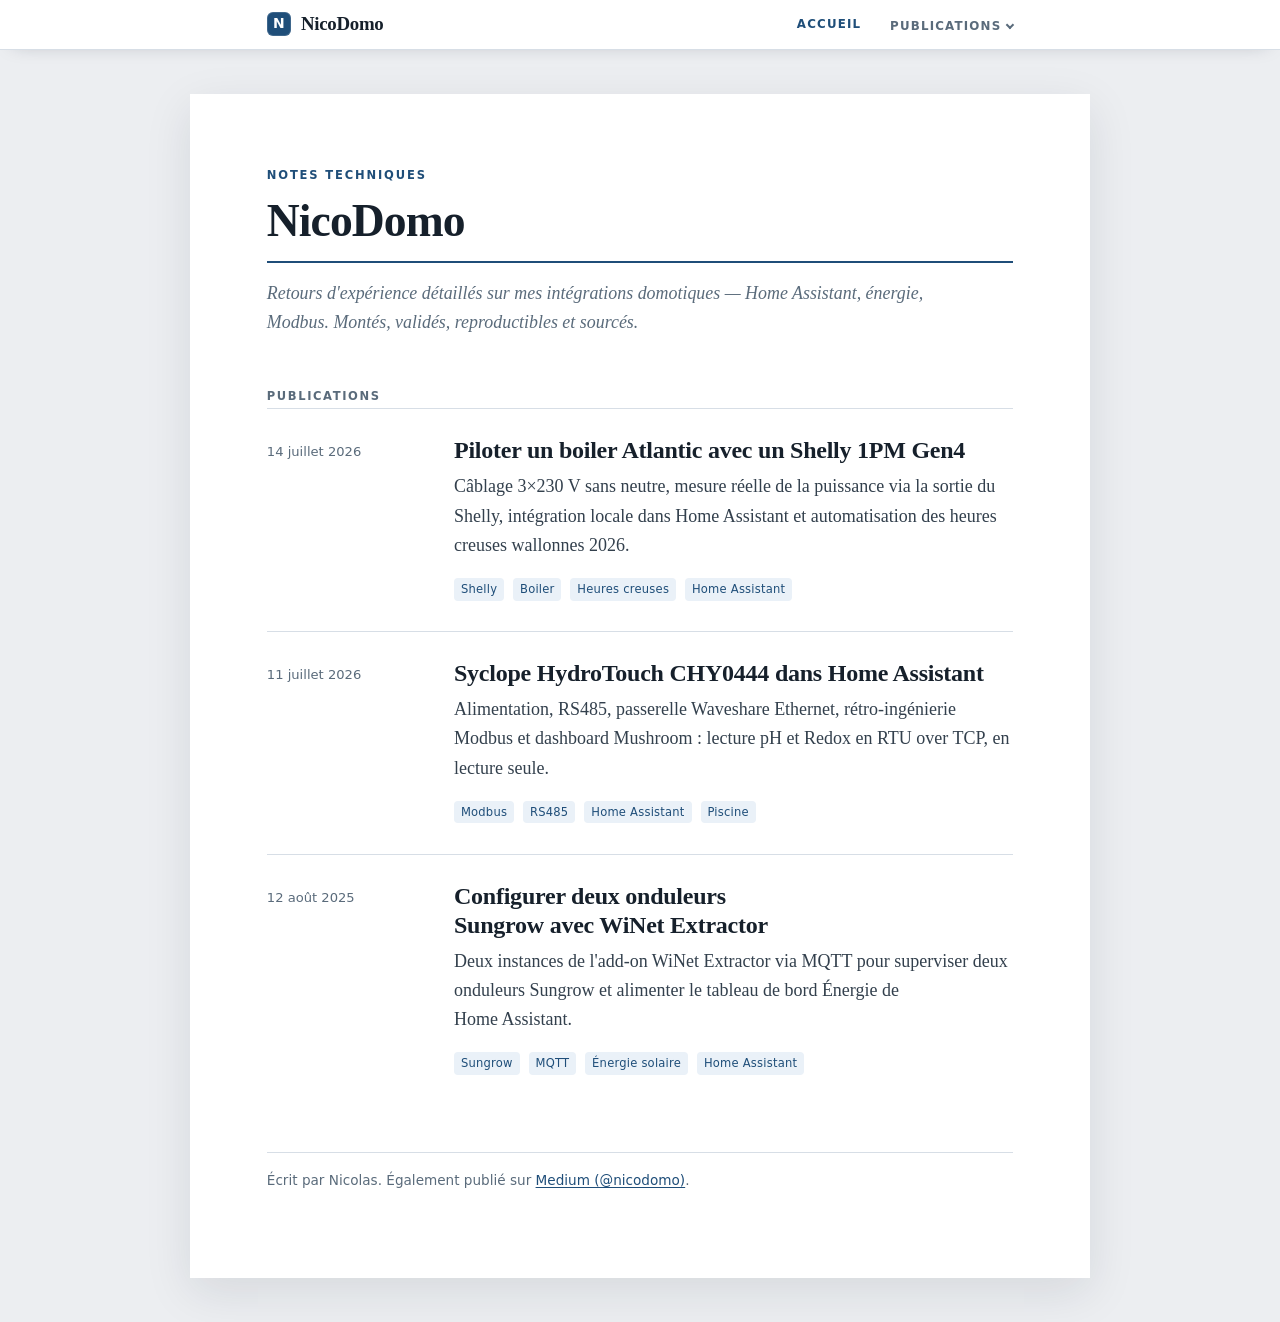
<file: index.html>
<!DOCTYPE html>
<html lang="fr">
<head>
  <meta charset="utf-8" />
  <meta name="viewport" content="width=device-width, initial-scale=1.0" />
  <title>NicoDomo — Notes techniques d'intégration domotique</title>
  <meta name="description" content="Retours d'expérience détaillés sur des intégrations domotiques Home Assistant : Modbus, énergie solaire, capteurs. Reproductibles et sourcés." />
  <link rel="stylesheet" href="/assets/site.css?v=2" />
  <script src="/assets/nav.js?v=2" defer></script>
  <style>
    .eyebrow{
      font-family:var(--sans);
      text-transform:uppercase;
      letter-spacing:.16em;
      font-size:.72rem;
      font-weight:600;
      color:var(--accent);
      margin:0 0 1em;
    }
    .register{ margin-top:2.8em; }
    .register-label{
      font-family:var(--sans);
      text-transform:uppercase;
      letter-spacing:.14em;
      font-size:.72rem;
      font-weight:600;
      color:var(--mut);
      margin:0 0 .2em;
    }
    .entry{
      display:grid;
      grid-template-columns:9.5rem 1fr;
      gap:0 2.2rem;
      padding:1.7rem 0;
      border-top:1px solid var(--line);
    }
    .entry-date{
      font-family:var(--sans);
      font-size:.82rem;
      color:var(--mut);
      font-variant-numeric:tabular-nums;
      padding-top:.35em;
    }
    .entry-title{
      margin:0 0 .3em;
      font-size:1.5rem;
      font-weight:650;
      line-height:1.2;
      letter-spacing:-.01em;
      text-wrap:balance;
    }
    .entry-title a{ color:var(--ink); text-decoration:none; }
    .entry-title a:hover{ color:var(--accent); text-decoration:underline; text-decoration-thickness:1px; }
    .entry-desc{ margin:.2em 0 .8em; color:#33404d; }
    .tags{ list-style:none; margin:0; padding:0; display:flex; flex-wrap:wrap; gap:.4em .5em; }
    .tags li{
      font-family:var(--sans);
      font-size:.72rem;
      letter-spacing:.02em;
      color:var(--accent);
      background:var(--accent-soft);
      padding:.18em .6em;
      border-radius:4px;
    }
    .site-footer{
      margin-top:3.4em;
      padding-top:1.2em;
      border-top:1px solid var(--line);
      font-family:var(--sans);
      font-size:.85rem;
      color:var(--mut);
    }
    .site-footer a{ text-decoration-thickness:.6px; }
    @media (max-width:560px){
      .entry{ grid-template-columns:1fr; gap:.4rem 0; }
      .entry-date{ padding-top:0; }
      .entry-title{ font-size:1.3rem; }
    }
  </style>
</head>
<body>
<nav class="site-nav" aria-label="Navigation principale">
<div class="nav-inner">
<a class="brand" href="/">NicoDomo</a>
<div class="nav-menu">
<a class="nav-link" href="/" aria-current="page">Accueil</a>
<details class="nav-dd">
<summary>Publications <i class="chev" aria-hidden="true"></i></summary>
<div class="nav-dd-panel" role="menu">
<a class="dd-item" role="menuitem" href="/shelly-boiler">
<span class="dd-title">Boiler Atlantic piloté par Shelly 1PM Gen4</span>
<span class="dd-meta">14 juillet 2026 · Shelly / heures creuses</span>
</a>
<a class="dd-item" role="menuitem" href="/syclope-hydrotouch">
<span class="dd-title">Syclope HydroTouch dans Home Assistant</span>
<span class="dd-meta">11 juillet 2026 · Modbus / RS485</span>
</a>
<a class="dd-item" role="menuitem" href="/winet-extractor">
<span class="dd-title">Deux onduleurs Sungrow · WiNet Extractor</span>
<span class="dd-meta">12 août 2025 · MQTT / solaire</span>
</a>
<a class="dd-all" href="/">Toutes les publications →</a>
</div>
</details>
</div>
</div>
</nav>
<main>
<header id="title-block-header">
<p class="eyebrow">Notes techniques</p>
<h1 class="title">NicoDomo</h1>
<p class="subtitle">Retours d'expérience détaillés sur mes intégrations domotiques — Home Assistant, énergie, Modbus. Montés, validés, reproductibles et sourcés.</p>
</header>

<section class="register" aria-label="Publications">
<p class="register-label">Publications</p>

<article class="entry">
<div class="entry-date"><time datetime="2026-07-14">14 juillet 2026</time></div>
<div class="entry-body">
<h2 class="entry-title"><a href="/shelly-boiler">Piloter un boiler Atlantic avec un Shelly 1PM Gen4</a></h2>
<p class="entry-desc">Câblage 3×230 V sans neutre, mesure réelle de la puissance via la sortie du Shelly, intégration locale dans Home&nbsp;Assistant et automatisation des heures creuses wallonnes 2026.</p>
<ul class="tags"><li>Shelly</li><li>Boiler</li><li>Heures creuses</li><li>Home Assistant</li></ul>
</div>
</article>

<article class="entry">
<div class="entry-date"><time datetime="2026-07-11">11 juillet 2026</time></div>
<div class="entry-body">
<h2 class="entry-title"><a href="/syclope-hydrotouch">Syclope HydroTouch CHY0444 dans Home Assistant</a></h2>
<p class="entry-desc">Alimentation, RS485, passerelle Waveshare Ethernet, rétro-ingénierie Modbus et dashboard Mushroom&nbsp;: lecture pH et Redox en RTU over TCP, en lecture seule.</p>
<ul class="tags"><li>Modbus</li><li>RS485</li><li>Home Assistant</li><li>Piscine</li></ul>
</div>
</article>

<article class="entry">
<div class="entry-date"><time datetime="2025-08-12">12 août 2025</time></div>
<div class="entry-body">
<h2 class="entry-title"><a href="/winet-extractor">Configurer deux onduleurs Sungrow avec WiNet Extractor</a></h2>
<p class="entry-desc">Deux instances de l'add-on WiNet Extractor via MQTT pour superviser deux onduleurs Sungrow et alimenter le tableau de bord Énergie de Home&nbsp;Assistant.</p>
<ul class="tags"><li>Sungrow</li><li>MQTT</li><li>Énergie solaire</li><li>Home Assistant</li></ul>
</div>
</article>

</section>

<footer class="site-footer">
<p>Écrit par Nicolas. Également publié sur <a href="https://medium.com/@nicodomo">Medium (@nicodomo)</a>.</p>
</footer>
</main>
</body>
</html>
</file>
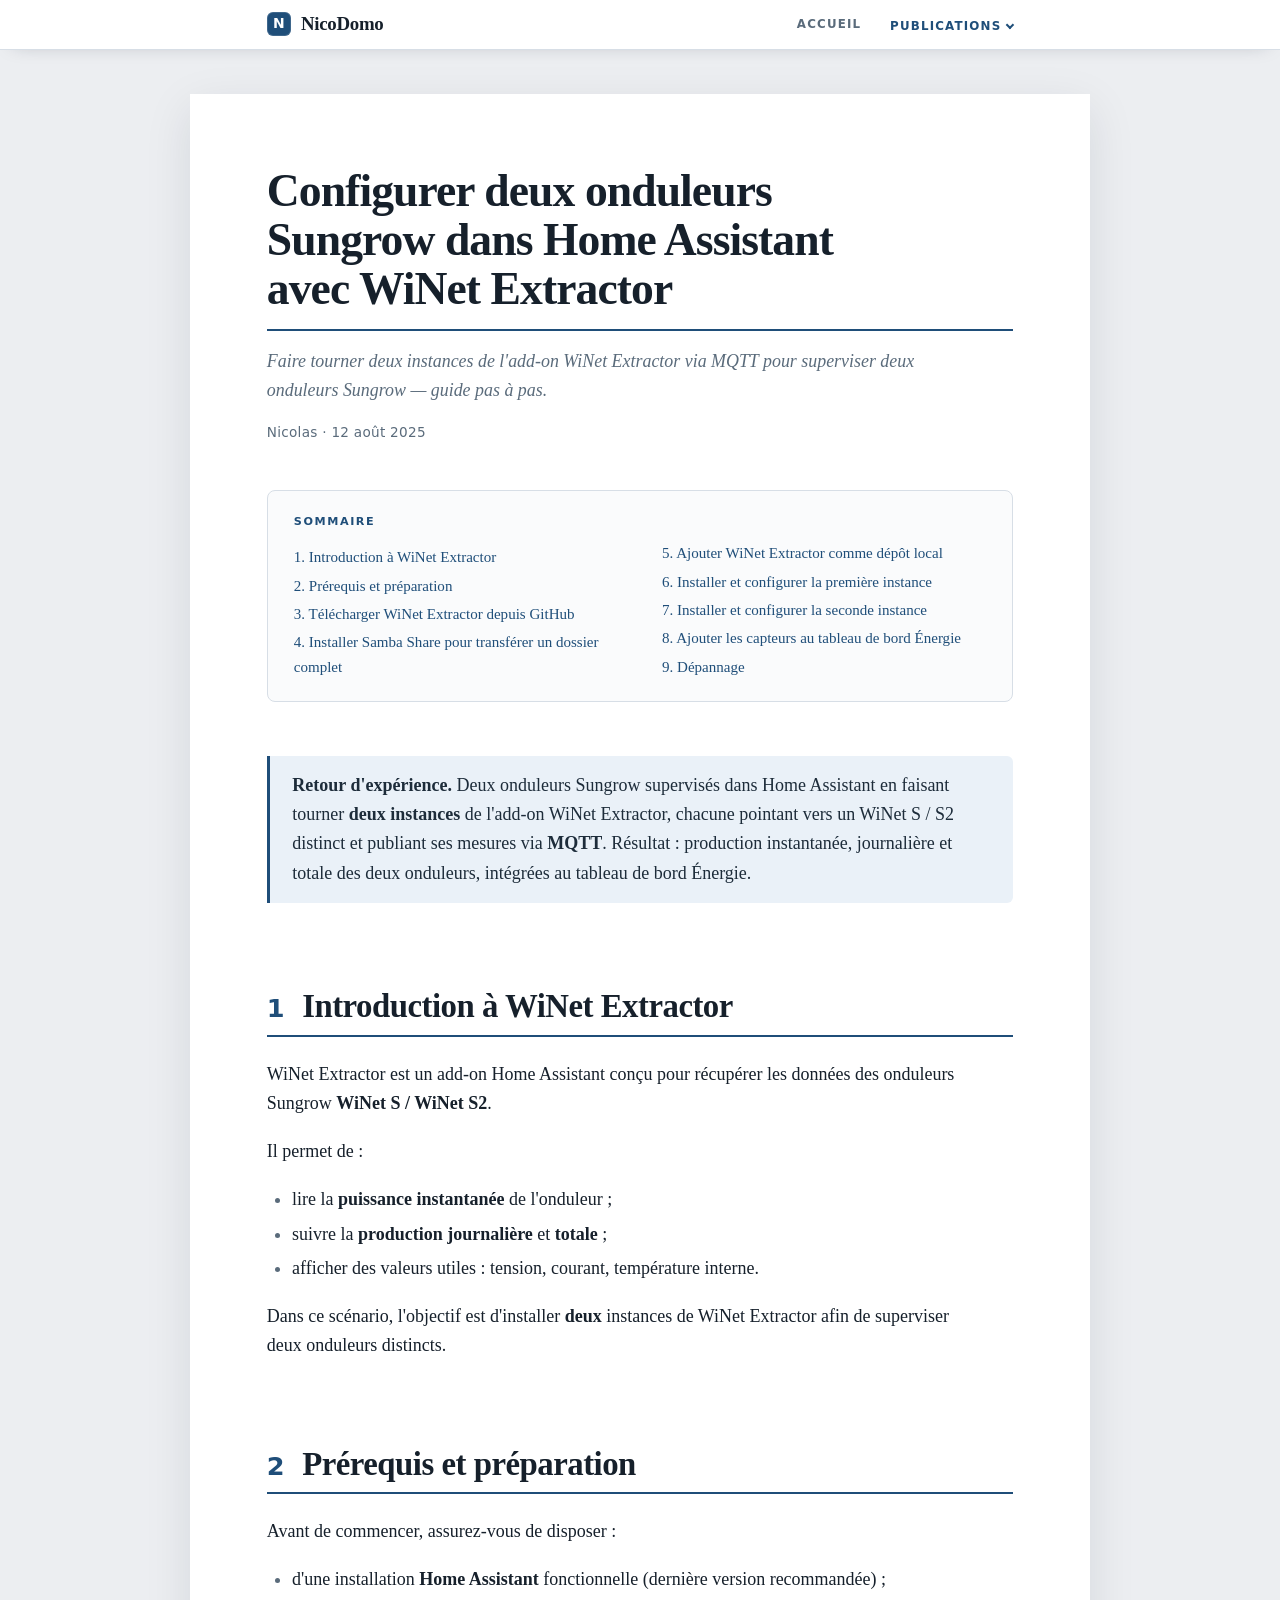
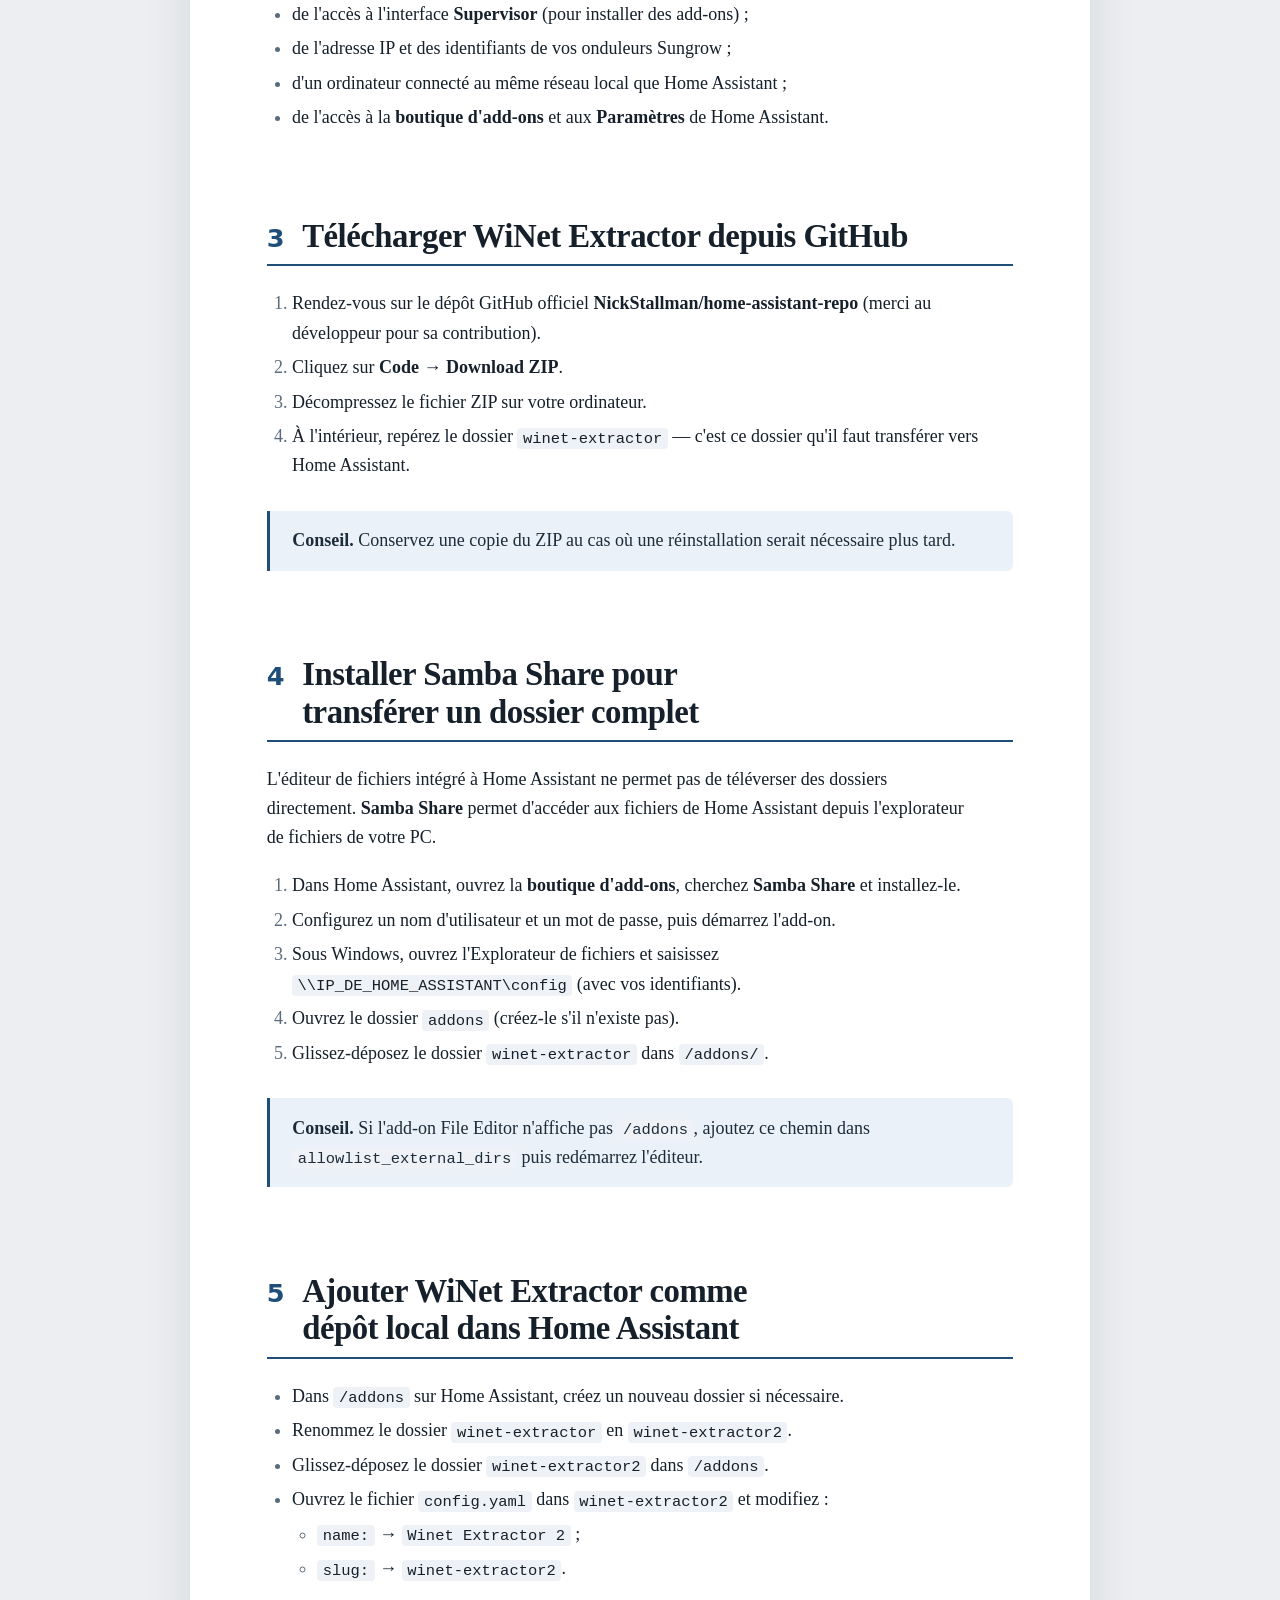
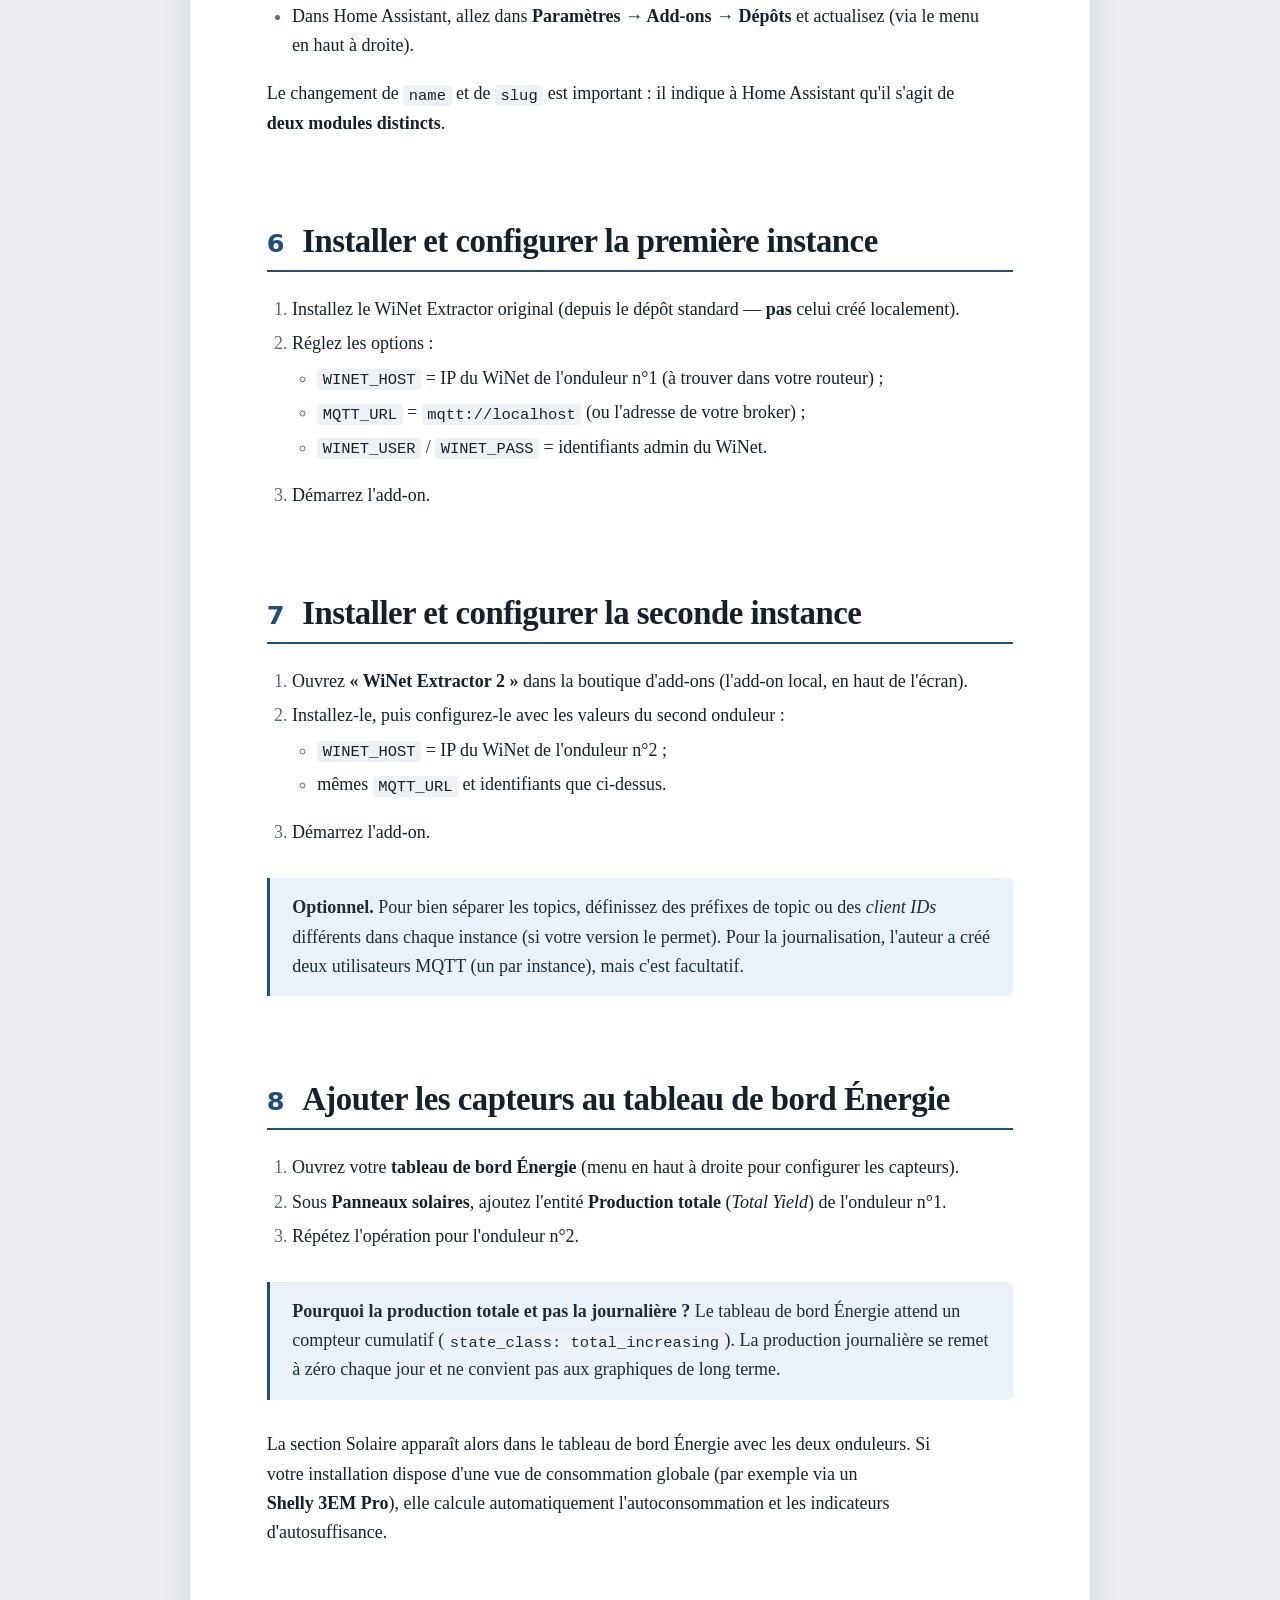
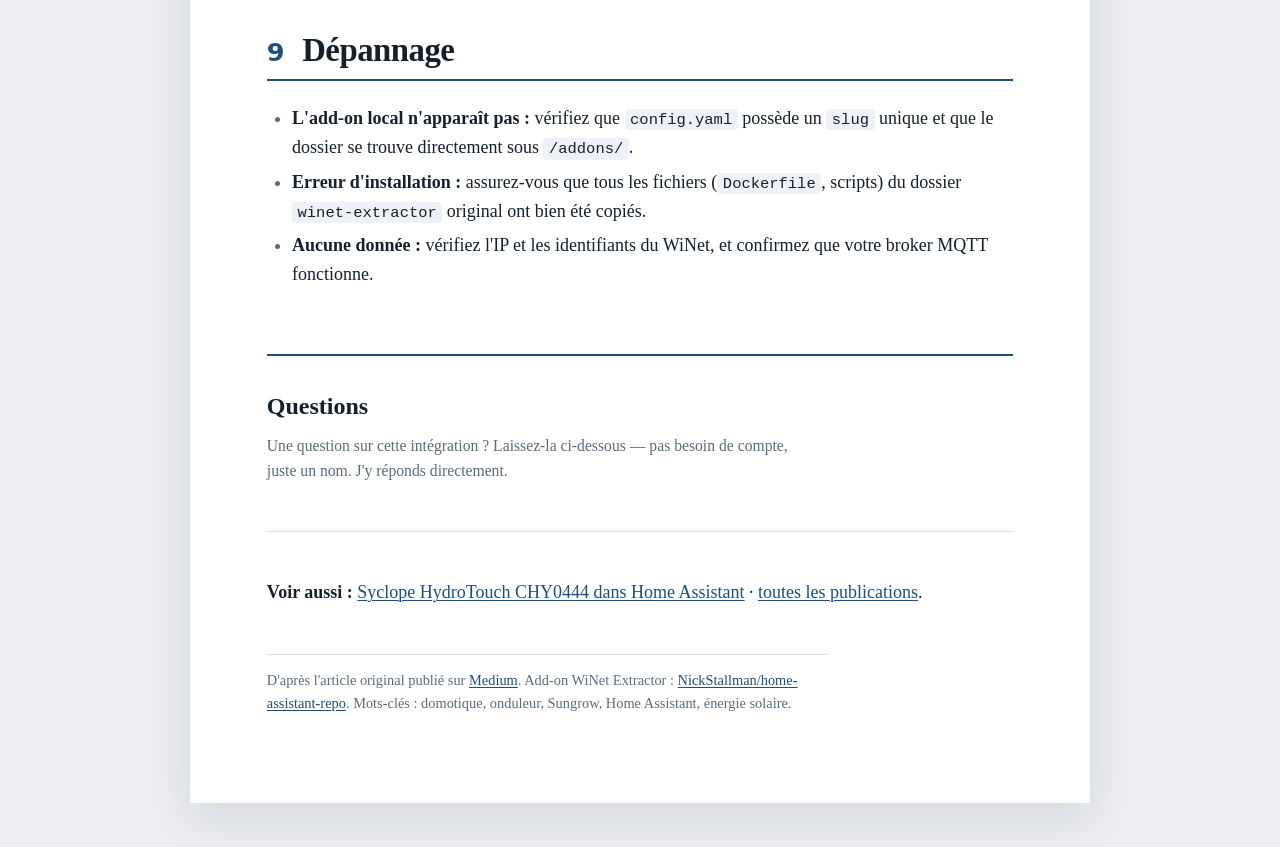
<file: winet-extractor/index.html>
<!DOCTYPE html>
<html lang="fr">
<head>
  <meta charset="utf-8" />
  <meta name="viewport" content="width=device-width, initial-scale=1.0" />
  <title>Configurer deux onduleurs Sungrow dans Home Assistant avec WiNet Extractor</title>
  <meta name="description" content="Guide pas à pas : faire tourner deux instances de l'add-on WiNet Extractor via MQTT pour superviser deux onduleurs Sungrow dans Home Assistant." />
  <link rel="stylesheet" href="/assets/site.css?v=2" />
  <script src="/assets/enhance.js?v=2" defer></script>
  <script src="/assets/nav.js?v=2" defer></script>
</head>
<body>
<nav class="site-nav" aria-label="Navigation principale">
<div class="nav-inner">
<a class="brand" href="/">NicoDomo</a>
<div class="nav-menu">
<a class="nav-link" href="/">Accueil</a>
<details class="nav-dd" data-active>
<summary>Publications <i class="chev" aria-hidden="true"></i></summary>
<div class="nav-dd-panel" role="menu">
<a class="dd-item" role="menuitem" href="/shelly-boiler">
<span class="dd-title">Boiler Atlantic piloté par Shelly 1PM Gen4</span>
<span class="dd-meta">14 juillet 2026 · Shelly / heures creuses</span>
</a>
<a class="dd-item" role="menuitem" href="/syclope-hydrotouch">
<span class="dd-title">Syclope HydroTouch dans Home Assistant</span>
<span class="dd-meta">11 juillet 2026 · Modbus / RS485</span>
</a>
<a class="dd-item" role="menuitem" href="/winet-extractor" aria-current="page">
<span class="dd-title">Deux onduleurs Sungrow · WiNet Extractor</span>
<span class="dd-meta">12 août 2025 · MQTT / solaire</span>
</a>
<a class="dd-all" href="/">Toutes les publications →</a>
</div>
</details>
</div>
</div>
</nav>
<main>
<header id="title-block-header">
<h1 class="title">Configurer deux onduleurs Sungrow dans Home Assistant avec WiNet Extractor</h1>
<p class="subtitle">Faire tourner deux instances de l'add-on WiNet Extractor via MQTT pour superviser deux onduleurs Sungrow — guide pas à pas.</p>
<p class="date">Nicolas · 12 août 2025</p>
</header>

<nav id="TOC" role="doc-toc">
<ul>
<li><a href="#introduction">1. Introduction à WiNet Extractor</a></li>
<li><a href="#prerequis">2. Prérequis et préparation</a></li>
<li><a href="#telecharger">3. Télécharger WiNet Extractor depuis GitHub</a></li>
<li><a href="#samba">4. Installer Samba Share pour transférer un dossier complet</a></li>
<li><a href="#depot-local">5. Ajouter WiNet Extractor comme dépôt local</a></li>
<li><a href="#premiere-instance">6. Installer et configurer la première instance</a></li>
<li><a href="#seconde-instance">7. Installer et configurer la seconde instance</a></li>
<li><a href="#energie">8. Ajouter les capteurs au tableau de bord Énergie</a></li>
<li><a href="#depannage">9. Dépannage</a></li>
</ul>
</nav>

<blockquote>
<p><strong>Retour d'expérience.</strong> Deux onduleurs Sungrow supervisés dans Home Assistant en faisant tourner <strong>deux instances</strong> de l'add-on WiNet Extractor, chacune pointant vers un WiNet&nbsp;S / S2 distinct et publiant ses mesures via <strong>MQTT</strong>. Résultat&nbsp;: production instantanée, journalière et totale des deux onduleurs, intégrées au tableau de bord Énergie.</p>
</blockquote>

<h1 id="introduction">1. Introduction à WiNet Extractor</h1>
<p>WiNet Extractor est un add-on Home Assistant conçu pour récupérer les données des onduleurs Sungrow <strong>WiNet&nbsp;S / WiNet&nbsp;S2</strong>.</p>
<p>Il permet de&nbsp;:</p>
<ul>
<li>lire la <strong>puissance instantanée</strong> de l'onduleur&nbsp;;</li>
<li>suivre la <strong>production journalière</strong> et <strong>totale</strong>&nbsp;;</li>
<li>afficher des valeurs utiles&nbsp;: tension, courant, température interne.</li>
</ul>
<p>Dans ce scénario, l'objectif est d'installer <strong>deux</strong> instances de WiNet Extractor afin de superviser deux onduleurs distincts.</p>

<h1 id="prerequis">2. Prérequis et préparation</h1>
<p>Avant de commencer, assurez-vous de disposer&nbsp;:</p>
<ul>
<li>d'une installation <strong>Home Assistant</strong> fonctionnelle (dernière version recommandée)&nbsp;;</li>
<li>de l'accès à l'interface <strong>Supervisor</strong> (pour installer des add-ons)&nbsp;;</li>
<li>de l'adresse IP et des identifiants de vos onduleurs Sungrow&nbsp;;</li>
<li>d'un ordinateur connecté au même réseau local que Home Assistant&nbsp;;</li>
<li>de l'accès à la <strong>boutique d'add-ons</strong> et aux <strong>Paramètres</strong> de Home Assistant.</li>
</ul>

<h1 id="telecharger">3. Télécharger WiNet Extractor depuis GitHub</h1>
<ol>
<li>Rendez-vous sur le dépôt GitHub officiel <strong>NickStallman/home-assistant-repo</strong> (merci au développeur pour sa contribution).</li>
<li>Cliquez sur <strong>Code → Download ZIP</strong>.</li>
<li>Décompressez le fichier ZIP sur votre ordinateur.</li>
<li>À l'intérieur, repérez le dossier <code>winet-extractor</code> — c'est ce dossier qu'il faut transférer vers Home Assistant.</li>
</ol>
<blockquote>
<p><strong>Conseil.</strong> Conservez une copie du ZIP au cas où une réinstallation serait nécessaire plus tard.</p>
</blockquote>

<h1 id="samba">4. Installer Samba Share pour transférer un dossier complet</h1>
<p>L'éditeur de fichiers intégré à Home Assistant ne permet pas de téléverser des dossiers directement. <strong>Samba Share</strong> permet d'accéder aux fichiers de Home Assistant depuis l'explorateur de fichiers de votre PC.</p>
<ol>
<li>Dans Home Assistant, ouvrez la <strong>boutique d'add-ons</strong>, cherchez <strong>Samba Share</strong> et installez-le.</li>
<li>Configurez un nom d'utilisateur et un mot de passe, puis démarrez l'add-on.</li>
<li>Sous Windows, ouvrez l'Explorateur de fichiers et saisissez <code>\\IP_DE_HOME_ASSISTANT\config</code> (avec vos identifiants).</li>
<li>Ouvrez le dossier <code>addons</code> (créez-le s'il n'existe pas).</li>
<li>Glissez-déposez le dossier <code>winet-extractor</code> dans <code>/addons/</code>.</li>
</ol>
<blockquote>
<p><strong>Conseil.</strong> Si l'add-on File Editor n'affiche pas <code>/addons</code>, ajoutez ce chemin dans <code>allowlist_external_dirs</code> puis redémarrez l'éditeur.</p>
</blockquote>

<h1 id="depot-local">5. Ajouter WiNet Extractor comme dépôt local dans Home Assistant</h1>
<ul>
<li>Dans <code>/addons</code> sur Home Assistant, créez un nouveau dossier si nécessaire.</li>
<li>Renommez le dossier <code>winet-extractor</code> en <code>winet-extractor2</code>.</li>
<li>Glissez-déposez le dossier <code>winet-extractor2</code> dans <code>/addons</code>.</li>
<li>Ouvrez le fichier <code>config.yaml</code> dans <code>winet-extractor2</code> et modifiez&nbsp;:
<ul>
<li><code>name:</code> → <code>Winet Extractor 2</code>&nbsp;;</li>
<li><code>slug:</code> → <code>winet-extractor2</code>.</li>
</ul>
</li>
<li>Dans Home Assistant, allez dans <strong>Paramètres → Add-ons → Dépôts</strong> et actualisez (via le menu en haut à droite).</li>
</ul>
<p>Le changement de <code>name</code> et de <code>slug</code> est important&nbsp;: il indique à Home Assistant qu'il s'agit de <strong>deux modules distincts</strong>.</p>

<h1 id="premiere-instance">6. Installer et configurer la première instance</h1>
<ol>
<li>Installez le WiNet Extractor original (depuis le dépôt standard — <strong>pas</strong> celui créé localement).</li>
<li>Réglez les options&nbsp;:
<ul>
<li><code>WINET_HOST</code> = IP du WiNet de l'onduleur n°1 (à trouver dans votre routeur)&nbsp;;</li>
<li><code>MQTT_URL</code> = <code>mqtt://localhost</code> (ou l'adresse de votre broker)&nbsp;;</li>
<li><code>WINET_USER</code> / <code>WINET_PASS</code> = identifiants admin du WiNet.</li>
</ul>
</li>
<li>Démarrez l'add-on.</li>
</ol>

<h1 id="seconde-instance">7. Installer et configurer la seconde instance</h1>
<ol>
<li>Ouvrez <strong>« WiNet Extractor 2 »</strong> dans la boutique d'add-ons (l'add-on local, en haut de l'écran).</li>
<li>Installez-le, puis configurez-le avec les valeurs du second onduleur&nbsp;:
<ul>
<li><code>WINET_HOST</code> = IP du WiNet de l'onduleur n°2&nbsp;;</li>
<li>mêmes <code>MQTT_URL</code> et identifiants que ci-dessus.</li>
</ul>
</li>
<li>Démarrez l'add-on.</li>
</ol>
<blockquote>
<p><strong>Optionnel.</strong> Pour bien séparer les topics, définissez des préfixes de topic ou des <em>client IDs</em> différents dans chaque instance (si votre version le permet). Pour la journalisation, l'auteur a créé deux utilisateurs MQTT (un par instance), mais c'est facultatif.</p>
</blockquote>

<h1 id="energie">8. Ajouter les capteurs au tableau de bord Énergie</h1>
<ol>
<li>Ouvrez votre <strong>tableau de bord Énergie</strong> (menu en haut à droite pour configurer les capteurs).</li>
<li>Sous <strong>Panneaux solaires</strong>, ajoutez l'entité <strong>Production totale</strong> (<em>Total Yield</em>) de l'onduleur n°1.</li>
<li>Répétez l'opération pour l'onduleur n°2.</li>
</ol>
<blockquote>
<p><strong>Pourquoi la production totale et pas la journalière&nbsp;?</strong> Le tableau de bord Énergie attend un compteur cumulatif (<code>state_class: total_increasing</code>). La production journalière se remet à zéro chaque jour et ne convient pas aux graphiques de long terme.</p>
</blockquote>
<p>La section Solaire apparaît alors dans le tableau de bord Énergie avec les deux onduleurs. Si votre installation dispose d'une vue de consommation globale (par exemple via un <strong>Shelly&nbsp;3EM&nbsp;Pro</strong>), elle calcule automatiquement l'autoconsommation et les indicateurs d'autosuffisance.</p>

<h1 id="depannage">9. Dépannage</h1>
<ul>
<li><strong>L'add-on local n'apparaît pas&nbsp;:</strong> vérifiez que <code>config.yaml</code> possède un <code>slug</code> unique et que le dossier se trouve directement sous <code>/addons/</code>.</li>
<li><strong>Erreur d'installation&nbsp;:</strong> assurez-vous que tous les fichiers (<code>Dockerfile</code>, scripts) du dossier <code>winet-extractor</code> original ont bien été copiés.</li>
<li><strong>Aucune donnée&nbsp;:</strong> vérifiez l'IP et les identifiants du WiNet, et confirmez que votre broker MQTT fonctionne.</li>
</ul>

<section class="qa" aria-label="Questions">
<h2 class="qa-title">Questions</h2>
<p class="qa-intro">Une question sur cette intégration&nbsp;? Laissez-la ci-dessous — pas besoin de compte, juste un nom. J'y réponds directement.</p>
<div id="cusdis_thread" data-page-id="winet-extractor" data-page-title="Configurer deux onduleurs Sungrow avec WiNet Extractor" data-theme="light"></div>
</section>
<script src="/assets/comments.js?v=2" defer></script>
<hr />
<p><strong>Voir aussi&nbsp;:</strong> <a href="/syclope-hydrotouch">Syclope HydroTouch CHY0444 dans Home Assistant</a> · <a href="/">toutes les publications</a>.</p>
<p class="footnotes">D'après l'article original publié sur <a href="https://medium.com/@nicodomo/configure-two-sungrow-inverters-in-home-assistant-with-winet-extractor-step-by-step-guide-388766f88bbb">Medium</a>. Add-on WiNet Extractor&nbsp;: <a href="https://github.com/NickStallman/home-assistant-repo">NickStallman/home-assistant-repo</a>. Mots-clés&nbsp;: domotique, onduleur, Sungrow, Home Assistant, énergie solaire.</p>

</main>
</body>
</html>
</file>
<file: assets/site.css>
/* ============================================================================
   Charte « Rapport d'ingénierie » — style pérenne des publications techniques.
   Serif Charter + libellés sans-serif · accent bleu-plan · filets fins ·
   numéros de section suspendus · tableaux booktabs · figures numérotées.
   Conçu pour du HTML Pandoc (sections en <h1>, sous-sections en <h2>).
   ========================================================================== */

:root{
  --paper:#ffffff;
  --desk:#eceef1;
  --ink:#16202b;
  --mut:#5a6b7b;
  --line:#d7dee6;
  --line-soft:#e9eef3;
  --accent:#1f4e79;
  --accent-soft:#eaf1f8;
  --code-bg:#f6f8fa;
  --code-inline:#eef2f6;

  --serif:"Charter","Bitstream Charter","Cambria",Georgia,"Times New Roman",serif;
  --sans:"Inter",system-ui,-apple-system,"Segoe UI",sans-serif;
  --mono:"SFMono-Regular",Consolas,"Liberation Mono",Menlo,monospace;

  --measure:900px;
}

*{ box-sizing:border-box; }
html{ scroll-behavior:smooth; }

body{
  margin:0;
  background:var(--desk);
  color:var(--ink);
  font-family:var(--serif);
  font-size:18px;
  line-height:1.62;
  -webkit-font-smoothing:antialiased;
  text-rendering:optimizeLegibility;
}
::selection{ background:var(--accent-soft); }

/* ---- bandeau-marque du site (sticky) -------------------------------------- */
.site-nav{
  position:sticky; top:0; z-index:20;
  background:var(--paper);
  border-bottom:1px solid var(--line);
  box-shadow:0 6px 20px -14px rgba(20,30,45,.35);
}
.site-nav .nav-inner{
  max-width:var(--measure); margin:0 auto;
  padding:.5em clamp(20px,6vw,84px);
  display:flex; align-items:center; gap:1.4em;
}
/* plaque de marque : monogramme + logotype */
.site-nav .brand{
  display:inline-flex; align-items:center; gap:.55em;
  font-family:var(--serif); font-weight:700; font-size:1.18rem;
  letter-spacing:-.015em; color:var(--ink); text-decoration:none; white-space:nowrap;
}
.site-nav .brand::before{
  content:"N"; display:grid; place-items:center; flex:none;
  width:1.7em; height:1.7em;
  font-family:var(--sans); font-weight:700; font-size:.74em; line-height:1;
  color:#fff; background:var(--accent); border-radius:6px;
  box-shadow:inset 0 0 0 1px rgba(255,255,255,.14);
  transition:background .12s;
}
.site-nav .brand:hover{ text-decoration:none; }
.site-nav .brand:hover::before{ background:#173c5e; }
/* menu (droite) */
.site-nav .nav-menu{ margin-left:auto; display:flex; align-items:center; gap:1.6em; }
.nav-link{
  font-family:var(--sans); font-size:.74rem; font-weight:600;
  text-transform:uppercase; letter-spacing:.1em;
  color:var(--mut); text-decoration:none; white-space:nowrap; transition:color .12s;
}
.nav-link:hover{ color:var(--ink); }
.nav-link[aria-current="page"]{ color:var(--accent); }

/* menu déroulant « Publications » (élément natif <details>) */
.nav-dd{ position:relative; }
.nav-dd > summary{
  list-style:none; cursor:pointer; display:inline-flex; align-items:center; gap:.5em;
  font-family:var(--sans); font-size:.74rem; font-weight:600;
  text-transform:uppercase; letter-spacing:.1em; color:var(--mut);
  white-space:nowrap; user-select:none; transition:color .12s;
}
.nav-dd > summary::-webkit-details-marker{ display:none; }
.nav-dd > summary:hover{ color:var(--ink); }
.nav-dd[data-active] > summary{ color:var(--accent); }
.nav-dd .chev{
  width:.5em; height:.5em; flex:none;
  border-right:2px solid currentColor; border-bottom:2px solid currentColor;
  transform:rotate(45deg); margin-top:-.22em; transition:transform .15s;
}
.nav-dd[open] .chev{ transform:rotate(-135deg); margin-top:.15em; }
.nav-dd-panel{
  position:absolute; right:0; top:calc(100% + .75em);
  min-width:310px; background:var(--paper);
  border:1px solid var(--line); border-radius:12px;
  box-shadow:0 24px 60px -24px rgba(20,30,45,.45);
  padding:.5em; z-index:40;
}
.dd-item{ display:block; padding:.7em .85em; border-radius:8px; text-decoration:none; }
.dd-item + .dd-item{ margin-top:.1em; }
.dd-item:hover{ background:var(--accent-soft); }
.dd-item[aria-current="page"]{ background:var(--accent-soft); }
.dd-title{ display:block; font-family:var(--serif); font-size:1.02rem; font-weight:650;
  color:var(--ink); line-height:1.25; }
.dd-item[aria-current="page"] .dd-title{ color:var(--accent); }
.dd-meta{ display:block; margin-top:.15em; font-family:var(--sans); font-size:.72rem;
  letter-spacing:.02em; color:var(--mut); }
.dd-all{ display:block; margin-top:.3em; padding:.65em .85em;
  border-top:1px solid var(--line-soft);
  font-family:var(--sans); font-size:.71rem; font-weight:600; text-transform:uppercase;
  letter-spacing:.09em; color:var(--accent); text-decoration:none; }
.dd-all:hover{ text-decoration:underline; }
@media (max-width:600px){
  .site-nav .nav-inner{ gap:.8em; padding-left:16px; padding-right:16px; }
  .site-nav .brand{ font-size:0; gap:0; }              /* masque le logotype, garde le monogramme */
  .site-nav .brand::before{ font-size:15px; }
  .site-nav .nav-menu{ gap:1.1em; }
  .nav-dd-panel{ min-width:min(80vw,310px); }
}

/* ---- feuille (sheet) : la publication posée sur le "bureau" ---------------- */
main{
  counter-reset:figure;
  max-width:var(--measure);
  margin:clamp(0px,4vw,44px) auto;
  background:var(--paper);
  box-shadow:0 14px 44px rgba(20,30,45,.10);
  padding:clamp(30px,6vw,72px) clamp(24px,6vw,84px);
}

/* ---- bloc-titre ----------------------------------------------------------- */
#title-block-header{ margin:0 0 2.6em; }
h1.title{
  font-size:clamp(2rem,4.6vw,2.85rem);
  font-weight:700;
  line-height:1.08;
  letter-spacing:-.02em;
  margin:0 0 .35em;
  padding-bottom:.35em;
  border-bottom:2px solid var(--accent);
  text-wrap:balance;
}
.subtitle{ color:var(--mut); font-size:1.12rem; font-style:italic; margin:.55em 0 .9em; }
.date{ font-family:var(--sans); font-size:.85rem; letter-spacing:.02em; color:var(--mut); margin:0; }

/* ---- sommaire ------------------------------------------------------------- */
nav#TOC{
  margin:0 0 3em;
  padding:22px 26px 18px;
  background:#fafbfc;
  border:1px solid var(--line);
  border-radius:8px;
}
nav#TOC::before{
  content:"Sommaire";
  display:block;
  font-family:var(--sans);
  text-transform:uppercase;
  letter-spacing:.14em;
  font-size:.7rem;
  font-weight:600;
  color:var(--accent);
  margin-bottom:.9em;
}
nav#TOC > ul{ columns:2; column-gap:44px; }
nav#TOC ul{ margin:0; padding-left:1.15em; list-style:none; }
nav#TOC > ul{ padding-left:0; }
nav#TOC ul ul{ padding-left:1em; }
nav#TOC li{ break-inside:avoid; margin:.26em 0; font-size:.94rem; }
nav#TOC a{ text-decoration:none; }
nav#TOC a:hover{ text-decoration:underline; }

/* ---- titres de section ---------------------------------------------------- */
main > h1, main > h2{ display:flex; gap:.55em; align-items:baseline; text-wrap:balance; }
main > h1{
  margin:2.6em 0 .7em;
  font-size:clamp(1.55rem,3.4vw,2.05rem);
  font-weight:650;
  line-height:1.14;
  letter-spacing:-.015em;
  padding-bottom:.28em;
  border-bottom:2px solid var(--accent);
  scroll-margin-top:1rem;
}
main > h2{
  margin:2em 0 .55em;
  font-size:1.38rem;
  font-weight:650;
  line-height:1.2;
  scroll-margin-top:1rem;
}
h3{ margin:1.7em 0 .45em; font-size:1.12rem; font-weight:650; color:var(--accent); }
h4{ margin:1.4em 0 .4em; font-size:1rem; font-weight:650; }

.secno{
  flex:0 0 auto;
  font-family:var(--sans);
  font-weight:600;
  color:var(--accent);
  font-variant-numeric:tabular-nums;
}
main > h1 .secno{ font-size:.78em; }
main > h2 .secno{ font-size:.82em; }

/* ---- corps ---------------------------------------------------------------- */
p{ margin:0 0 1.05em; }
p, li{ max-width:78ch; }
a{ color:var(--accent); text-decoration:underline; text-decoration-thickness:.6px; text-underline-offset:2px; }
a:hover{ text-decoration-thickness:1.3px; }
strong{ font-weight:650; }
ul, ol{ margin:0 0 1.05em; padding-left:1.4em; }
li{ margin:.3em 0; }
li::marker{ color:var(--mut); }
hr{ border:0; border-top:1px solid var(--line); margin:2.6em 0; }

/* ---- appels & notes (blockquote) ----------------------------------------- */
blockquote{
  margin:1.7em 0;
  padding:.85em 1.25em;
  border-left:3px solid var(--accent);
  background:var(--accent-soft);
  border-radius:0 6px 6px 0;
  color:#1d2c3a;
}
blockquote p:last-child{ margin-bottom:0; }

/* ---- figures (numérotation auto « Figure N ») ---------------------------- */
figure{ counter-increment:figure; margin:1.9em 0; }
figure img, figure svg{ display:block; width:100%; height:auto;
  border:1px solid var(--line); border-radius:6px; background:var(--paper); }
figcaption{
  font-family:var(--sans);
  font-size:.85rem;
  line-height:1.5;
  color:var(--mut);
  margin-top:.75em;
  padding-left:.05em;
}
figcaption::before{
  content:"Figure " counter(figure) " — ";
  font-weight:600;
  color:var(--accent);
}
img{ max-width:100%; height:auto; }

/* ---- tableaux (booktabs) -------------------------------------------------- */
table{
  width:100%;
  border-collapse:collapse;
  margin:1.7em 0;
  font-size:.95rem;
  font-variant-numeric:tabular-nums;
  border-top:1.5px solid var(--ink);
}
th, td{ padding:.52em .8em; text-align:left; vertical-align:top; }
thead th{
  font-family:var(--sans);
  font-weight:600;
  font-size:.8rem;
  letter-spacing:.02em;
  color:var(--accent);
  border-bottom:2px solid var(--accent);
}
tbody td{ border-bottom:1px solid var(--line-soft); }
tbody tr:last-child td{ border-bottom:1.5px solid var(--ink); }

/* ---- code ----------------------------------------------------------------- */
code{ font-family:var(--mono); font-size:.86em; background:var(--code-inline);
  padding:.1em .36em; border-radius:4px; }
pre{
  margin:1.5em 0;
  overflow-x:auto;
  padding:1em 1.15em;
  background:var(--code-bg);
  border:1px solid var(--line);
  border-radius:6px;
  font-family:var(--mono);
  font-size:.85rem;
  line-height:1.55;
  color:var(--ink);
}
pre code{ background:none; padding:0; font-size:inherit; color:inherit; }
div.sourceCode{ margin:1.5em 0; }
div.sourceCode pre{ margin:0; }

/* ---- notes de bas de page ------------------------------------------------- */
.footnotes{
  margin-top:3.2em;
  padding-top:1em;
  border-top:1px solid var(--line);
  font-size:.9rem;
  color:var(--mut);
}
.footnotes hr{ display:none; }

/* ---- listes de tâches ----------------------------------------------------- */
.task-list-item{ list-style:none; }
.task-list-item input{ margin:0 .5em 0 -1.4em; }

/* ---- zone de questions (Cusdis) ------------------------------------------- */
.qa{ margin-top:3.6em; padding-top:1.7em; border-top:2px solid var(--accent); }
.qa-title{ margin:0 0 .3em; font-size:1.5rem; font-weight:650; color:var(--ink); }
.qa-intro{ margin:0 0 1.5em; color:var(--mut); font-size:.98rem; max-width:70ch; }
.qa-pending{ font-family:var(--sans); font-size:.9rem; color:var(--mut); }
#cusdis_thread{ font-family:var(--sans); }

/* ---- responsive ----------------------------------------------------------- */
@media (max-width:720px){
  body{ background:var(--paper); }
  main{ margin:0; box-shadow:none; padding-left:20px; padding-right:20px; }
  nav#TOC > ul{ columns:1; }
  main > h1{ font-size:1.5rem; }
  main > h2{ font-size:1.24rem; }
  table{ display:block; overflow-x:auto; white-space:nowrap; }
}

/* ---- impression ----------------------------------------------------------- */
@media print{
  body{ background:#fff; font-size:11pt; }
  main{ max-width:none; margin:0; box-shadow:none; padding:0; }
  a{ color:var(--ink); }
  nav#TOC{ break-after:page; }
  main > h1{ break-after:avoid; }
  figure, table, pre{ break-inside:avoid; }
}

@media (prefers-reduced-motion:reduce){ html{ scroll-behavior:auto; } }
</file>
